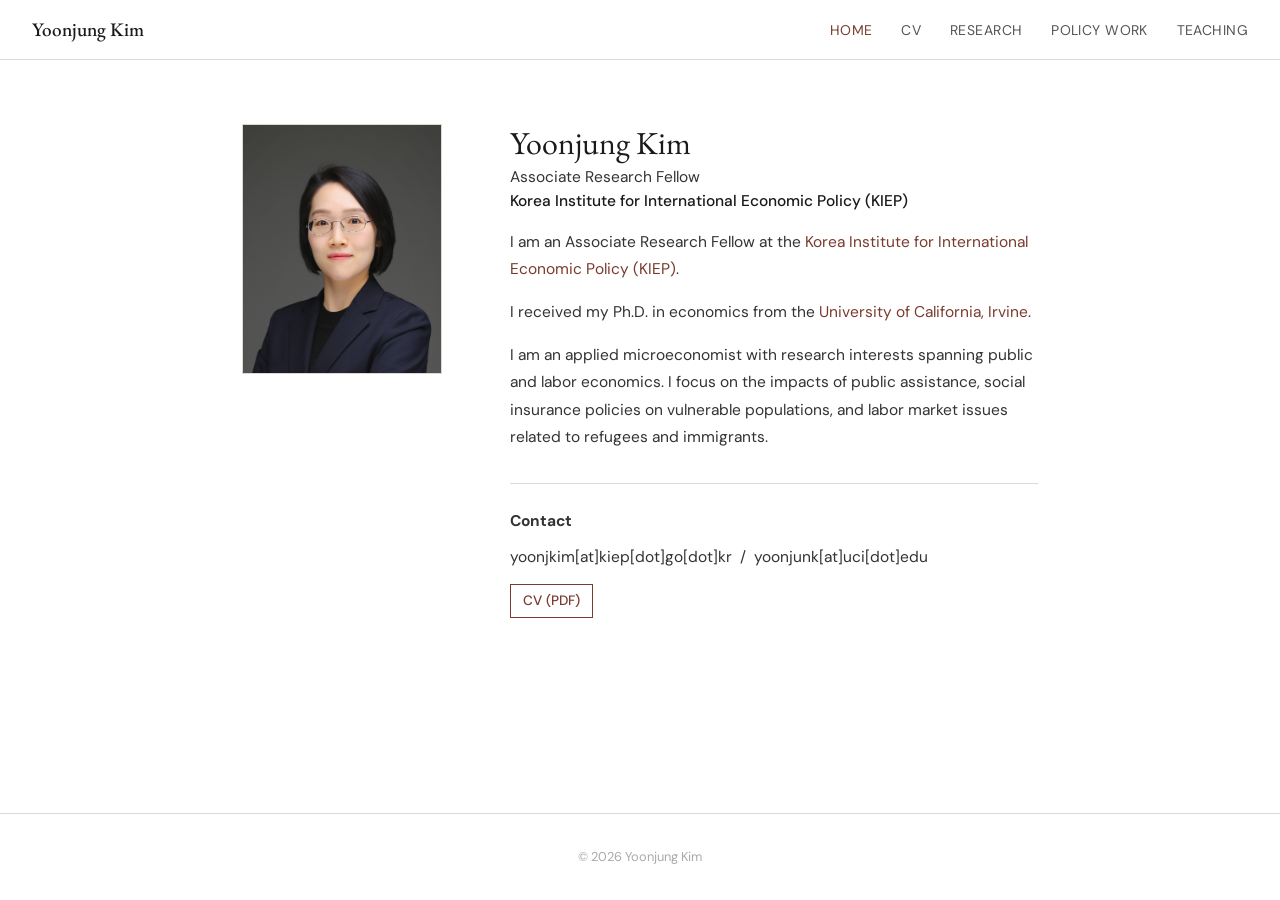
<file: index.html>
<!DOCTYPE html>
<html lang="en">
<head>
  <meta charset="UTF-8" />
  <meta name="viewport" content="width=device-width, initial-scale=1.0"/>

  <!-- ===== SEO ===== -->
  <title>Yoonjung Kim | Economist</title>
  <meta name="description" content="Yoonjung Kim is an applied microeconomist and Associate Research Fellow at KIEP, specializing in public economics, labor economics, refugees, and social insurance policy.">
  <meta name="author" content="Yoonjung Kim">
  <meta name="keywords" content="Yoonjung Kim, economist, KIEP, UC Irvine, public economics, labor economics, refugees, social insurance">
  <link rel="canonical" href="https://yoonjungkim-uci.github.io/">
  <meta property="og:type" content="website">
  <meta property="og:url" content="https://yoonjungkim-uci.github.io/">
  <meta property="og:title" content="Yoonjung Kim | Economist">
  <meta property="og:description" content="Applied microeconomist at KIEP. Research in public economics, labor economics, refugees, and social insurance.">
  <meta name="google-site-verification" content="3T0zN3VPgyV4IkmPZ-qkj1NAaX5sJdLUO13V2A1of04" />

  <!-- ===== Google Analytics ===== -->
  <script async src="https://www.googletagmanager.com/gtag/js?id=G-GC9FPGCD16"></script>
  <script>
    window.dataLayer = window.dataLayer || [];
    function gtag(){dataLayer.push(arguments);}
    gtag('js', new Date());
    gtag('config', 'G-GC9FPGCD16');
  </script>

  <!-- ===== Favicon ===== -->
  <link rel="icon" href="favicon.png">

  <link rel="preconnect" href="https://fonts.googleapis.com">
  <link href="https://fonts.googleapis.com/css2?family=EB+Garamond:ital,wght@0,400;0,500;1,400&family=DM+Sans:wght@300;400;500&display=swap" rel="stylesheet">
  <link rel="stylesheet" href="style.css">
</head>
<body>

  <nav>
    <div class="nav-name"><a href="index.html">Yoonjung Kim</a></div>
    <ul>
      <li><a href="index.html" class="active">Home</a></li>
      <li><a href="cv.html">CV</a></li>
      <li><a href="research.html">Research</a></li>
      <li><a href="policy.html">Policy Work</a></li>
      <li><a href="teaching.html">Teaching</a></li>
    </ul>
    <button class="menu-toggle" aria-label="Toggle menu">&#9776;</button>
  </nav>

  <main class="home-layout">
    <div class="home-photo">
      <img src="Yoonjung_Profile.jpg" alt="Yoonjung Kim" style="width:200px; height:250px; object-fit:cover; display:block; border:1px solid #ddd8d0;">
    </div>

    <div class="home-bio">
      <h1>Yoonjung Kim</h1>
      <p class="title-line">Associate Research Fellow<br>
        <span>Korea Institute for International Economic Policy (KIEP)</span>
      </p>

      <p>
        I am an Associate Research Fellow at the <a href="https://www.kiep.go.kr/eng/" target="_blank">Korea Institute for International Economic Policy (KIEP)</a>.
      </p>
      <p>
        I received my Ph.D. in economics from the <a href="https://www.economics.uci.edu/" target="_blank">University of California, Irvine</a>.
      </p>
      <p>
        I am an applied microeconomist with research interests spanning public and labor economics.
        I focus on the impacts of public assistance, social insurance policies on vulnerable populations,
        and labor market issues related to refugees and immigrants.
      </p>

      <div class="contact-block">
        <p><strong>Contact</strong></p>
        <p>yoonjkim&#91;at&#93;kiep&#91;dot&#93;go&#91;dot&#93;kr &nbsp;/&nbsp; yoonjunk&#91;at&#93;uci&#91;dot&#93;edu</p>
        <div class="links-row">
          <a href="YOONJUNGKIM_CV.pdf" target="_blank">CV (PDF)</a>
        </div>
      </div>
    </div>
  </main>

  <footer>
    <p>&copy; 2026 Yoonjung Kim</p>
  </footer>

  <script src="nav.js"></script>
</body>
</html>
</file>
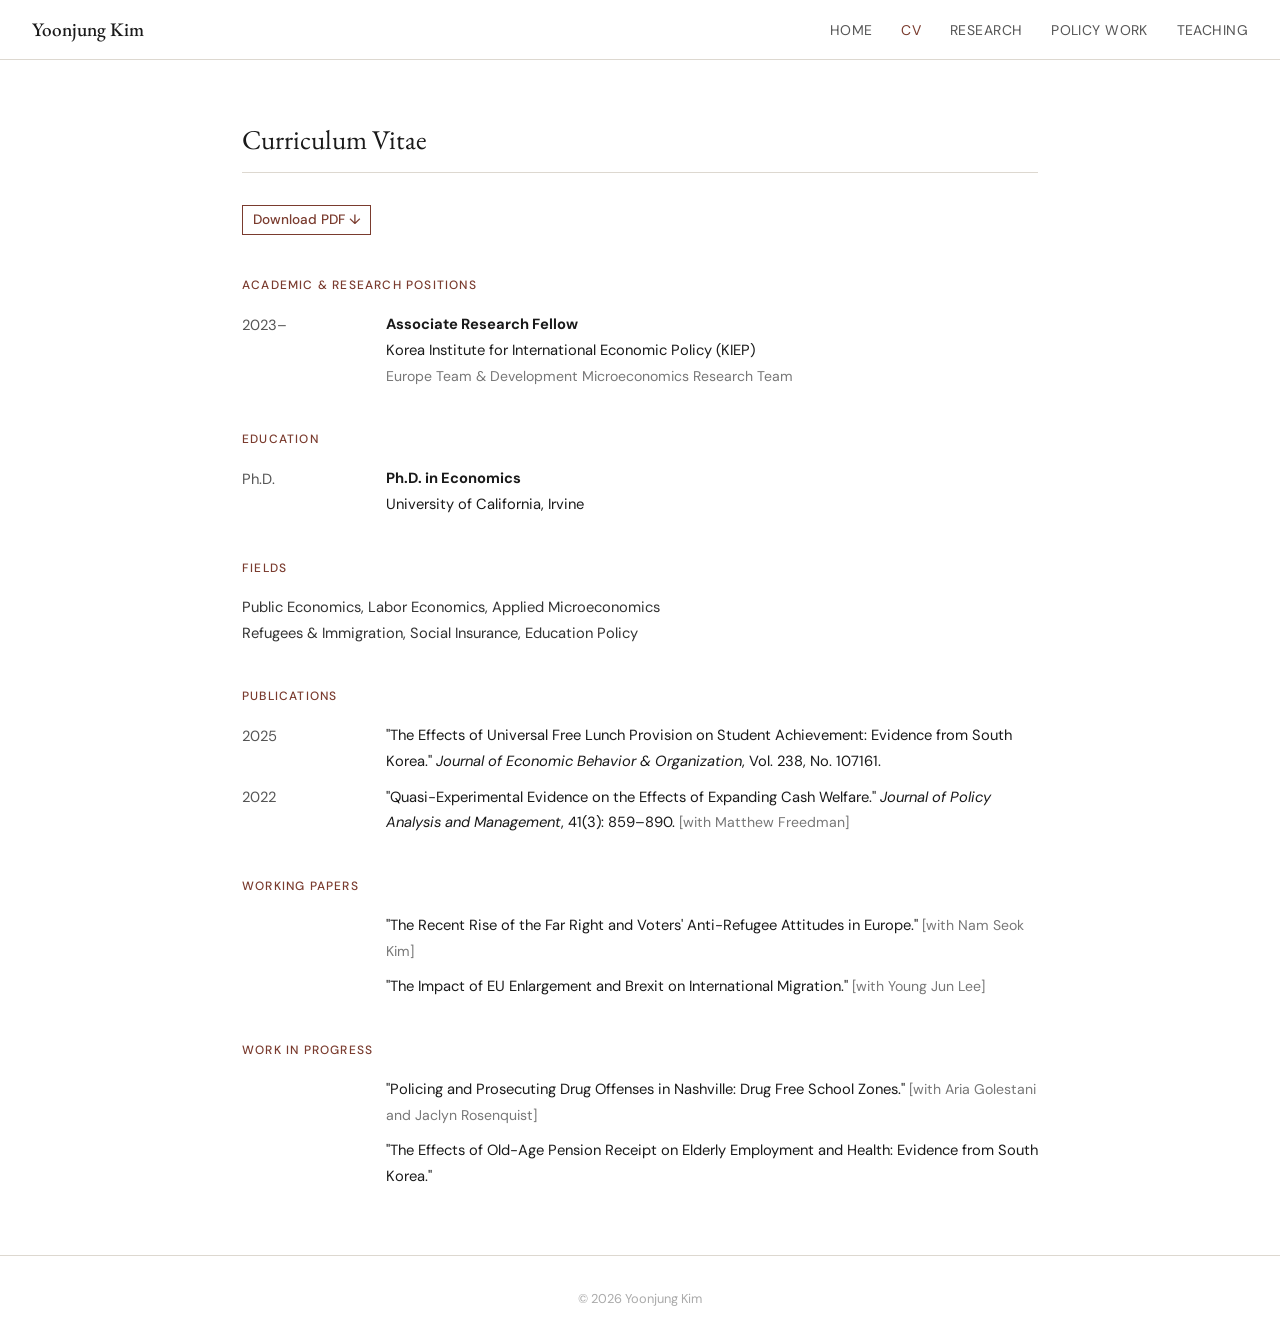
<file: cv.html>
<!DOCTYPE html>
<html lang="en">
<head>
  <meta charset="UTF-8" />
  <meta name="viewport" content="width=device-width, initial-scale=1.0"/>

  <!-- ===== SEO ===== -->
  <title>CV | Yoonjung Kim</title>
  <meta name="description" content="Curriculum Vitae of Yoonjung Kim, applied microeconomist and Associate Research Fellow at KIEP.">
  <meta name="author" content="Yoonjung Kim">
  <link rel="canonical" href="https://yoonjungkim-uci.github.io/cv.html">
  <meta property="og:type" content="website">
  <meta property="og:url" content="https://yoonjungkim-uci.github.io/cv.html">
  <meta property="og:title" content="CV | Yoonjung Kim">
  <meta property="og:description" content="Curriculum Vitae of Yoonjung Kim, applied microeconomist and Associate Research Fellow at KIEP.">
  <meta name="google-site-verification" content="3T0zN3VPgyV4IkmPZ-qkj1NAaX5sJdLUO13V2A1of04" />

  <!-- ===== Google Analytics ===== -->
  <script async src="https://www.googletagmanager.com/gtag/js?id=G-GC9FPGCD16"></script>
  <script>
    window.dataLayer = window.dataLayer || [];
    function gtag(){dataLayer.push(arguments);}
    gtag('js', new Date());
    gtag('config', 'G-GC9FPGCD16');
  </script>

  <!-- ===== Favicon ===== -->
  <link rel="icon" href="favicon.png">

  <link rel="preconnect" href="https://fonts.googleapis.com">
  <link href="https://fonts.googleapis.com/css2?family=EB+Garamond:ital,wght@0,400;0,500;1,400&family=DM+Sans:wght@300;400;500&display=swap" rel="stylesheet">
  <link rel="stylesheet" href="style.css">
</head>
<body>

  <nav>
    <div class="nav-name"><a href="index.html">Yoonjung Kim</a></div>
    <ul>
      <li><a href="index.html">Home</a></li>
      <li><a href="cv.html" class="active">CV</a></li>
      <li><a href="research.html">Research</a></li>
      <li><a href="policy.html">Policy Work</a></li>
      <li><a href="teaching.html">Teaching</a></li>
    </ul>
    <button class="menu-toggle" aria-label="Toggle menu">&#9776;</button>
  </nav>

  <main class="page-content">
    <h2>Curriculum Vitae</h2>

    <p style="margin-bottom:2rem;">
      <a href="YOONJUNGKIM_CV.pdf" target="_blank" class="btn-abstract" style="font-size:0.85rem;">Download PDF ↓</a>
    </p>

    <h3>Academic &amp; Research Positions</h3>

    <div class="cv-block">
      <span class="cv-year">2023–</span>
      <div>
        <strong>Associate Research Fellow</strong><br>
        Korea Institute for International Economic Policy (KIEP)<br>
        <span style="color:#777; font-size:0.88rem;">Europe Team &amp; Development Microeconomics Research Team</span>
      </div>
    </div>

    <h3>Education</h3>

    <div class="cv-block">
      <span class="cv-year">Ph.D.</span>
      <div>
        <strong>Ph.D. in Economics</strong><br>
        University of California, Irvine
      </div>
    </div>

    <h3>Fields</h3>
    <p style="font-size:0.92rem; color:#333; margin-bottom:0.5rem;">
      Public Economics, Labor Economics, Applied Microeconomics<br>
      Refugees &amp; Immigration, Social Insurance, Education Policy
    </p>

    <h3>Publications</h3>

    <div class="cv-block">
      <span class="cv-year">2025</span>
      <div>
        "The Effects of Universal Free Lunch Provision on Student Achievement: Evidence from South Korea."
        <em>Journal of Economic Behavior &amp; Organization</em>, Vol. 238, No. 107161.
      </div>
    </div>

    <div class="cv-block">
      <span class="cv-year">2022</span>
      <div>
        "Quasi-Experimental Evidence on the Effects of Expanding Cash Welfare."
        <em>Journal of Policy Analysis and Management</em>, 41(3): 859–890.
        <span style="color:#777; font-size:0.88rem;">[with Matthew Freedman]</span>
      </div>
    </div>

    <h3>Working Papers</h3>

    <div class="cv-block">
      <span class="cv-year"></span>
      <div>"The Recent Rise of the Far Right and Voters' Anti-Refugee Attitudes in Europe."
        <span style="color:#777; font-size:0.88rem;">[with Nam Seok Kim]</span>
      </div>
    </div>

    <div class="cv-block">
      <span class="cv-year"></span>
      <div>"The Impact of EU Enlargement and Brexit on International Migration."
        <span style="color:#777; font-size:0.88rem;">[with Young Jun Lee]</span>
      </div>
    </div>

    <h3>Work in Progress</h3>

    <div class="cv-block">
      <span class="cv-year"></span>
      <div>"Policing and Prosecuting Drug Offenses in Nashville: Drug Free School Zones."
        <span style="color:#777; font-size:0.88rem;">[with Aria Golestani and Jaclyn Rosenquist]</span>
      </div>
    </div>

    <div class="cv-block">
      <span class="cv-year"></span>
      <div>"The Effects of Old-Age Pension Receipt on Elderly Employment and Health: Evidence from South Korea."</div>
    </div>

  </main>

  <footer>
    <p>&copy; 2026 Yoonjung Kim</p>
  </footer>

  <script src="nav.js"></script>
</body>
</html>
</file>
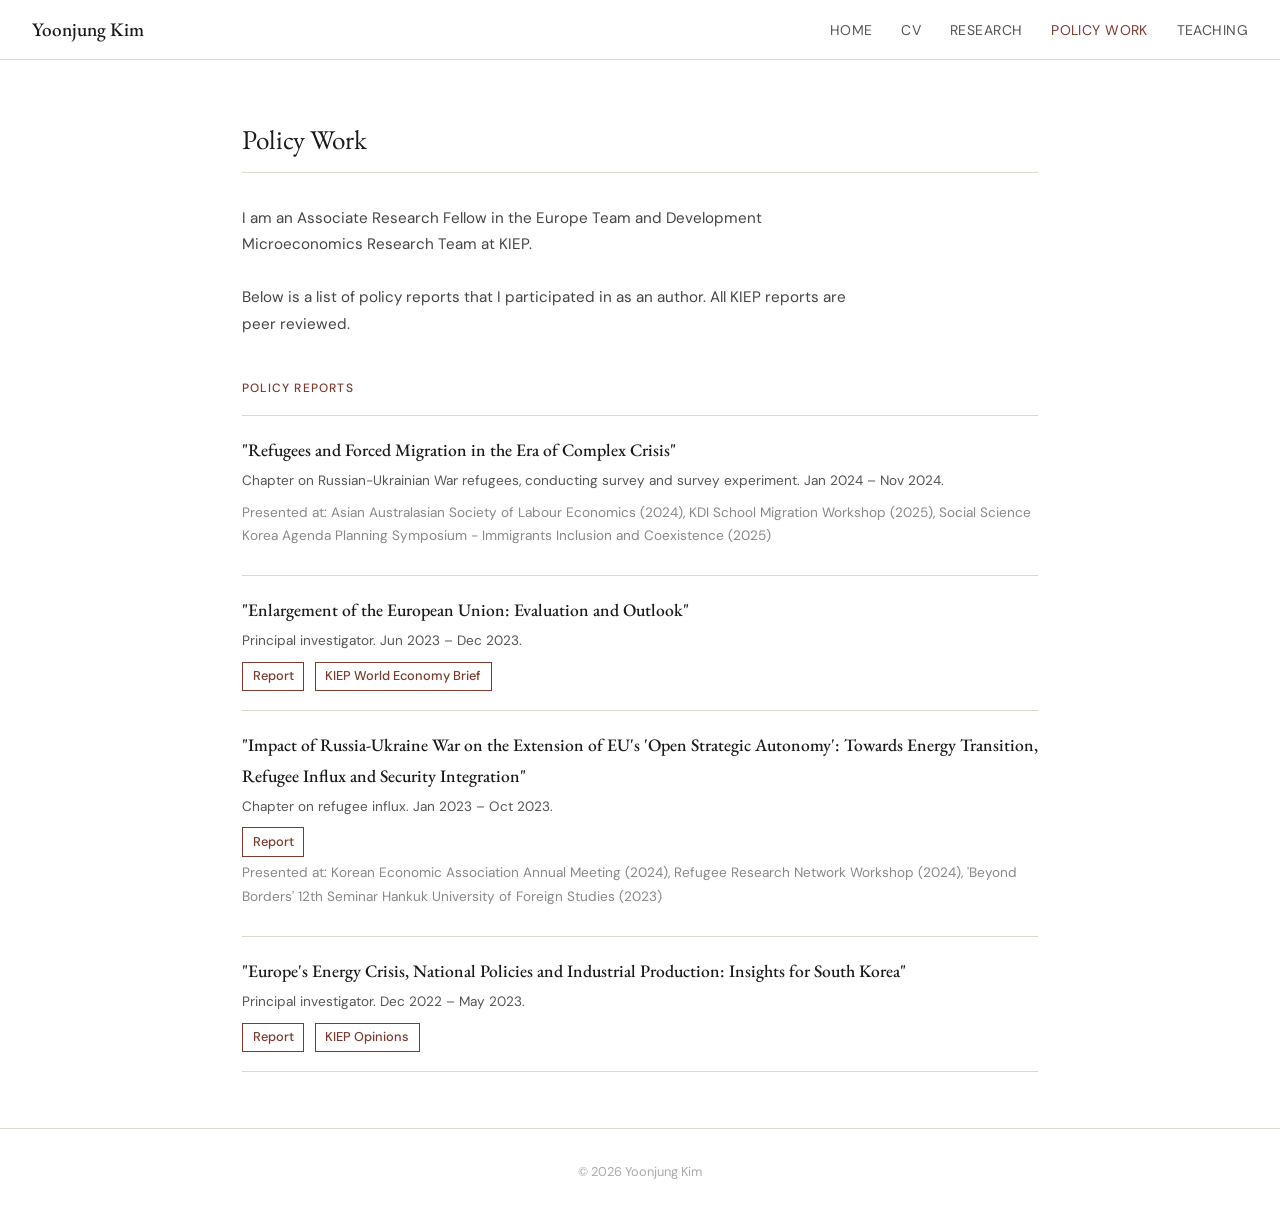
<file: policy.html>
<!DOCTYPE html>
<html lang="en">
<head>
  <meta charset="UTF-8" />
  <meta name="viewport" content="width=device-width, initial-scale=1.0"/>

  <!-- ===== SEO ===== -->
  <title>Policy Work | Yoonjung Kim</title>
  <meta name="description" content="Policy reports and research by Yoonjung Kim at KIEP on EU enlargement, Russia-Ukraine war refugees, and Europe's energy crisis.">
  <meta name="author" content="Yoonjung Kim">
  <link rel="canonical" href="https://yoonjungkim-uci.github.io/policy.html">
  <meta property="og:type" content="website">
  <meta property="og:url" content="https://yoonjungkim-uci.github.io/policy.html">
  <meta property="og:title" content="Policy Work | Yoonjung Kim">
  <meta property="og:description" content="Policy reports and research by Yoonjung Kim at KIEP on EU enlargement, Russia-Ukraine war refugees, and Europe's energy crisis.">
  <meta name="google-site-verification" content="3T0zN3VPgyV4IkmPZ-qkj1NAaX5sJdLUO13V2A1of04" />

  <!-- ===== Google Analytics ===== -->
  <script async src="https://www.googletagmanager.com/gtag/js?id=G-GC9FPGCD16"></script>
  <script>
    window.dataLayer = window.dataLayer || [];
    function gtag(){dataLayer.push(arguments);}
    gtag('js', new Date());
    gtag('config', 'G-GC9FPGCD16');
  </script>

  <!-- ===== Favicon ===== -->
  <link rel="icon" href="favicon.png">

  <link rel="preconnect" href="https://fonts.googleapis.com">
  <link href="https://fonts.googleapis.com/css2?family=EB+Garamond:ital,wght@0,400;0,500;1,400&family=DM+Sans:wght@300;400;500&display=swap" rel="stylesheet">
  <link rel="stylesheet" href="style.css">
</head>
<body>

  <nav>
    <div class="nav-name"><a href="index.html">Yoonjung Kim</a></div>
    <ul>
      <li><a href="index.html">Home</a></li>
      <li><a href="cv.html">CV</a></li>
      <li><a href="research.html">Research</a></li>
      <li><a href="policy.html" class="active">Policy Work</a></li>
      <li><a href="teaching.html">Teaching</a></li>
    </ul>
    <button class="menu-toggle" aria-label="Toggle menu">&#9776;</button>
  </nav>

  <main class="page-content">
    <h2>Policy Work</h2>

    <p style="font-size:0.95rem; color:#444; margin-bottom:2rem; max-width:620px;">
      I am an Associate Research Fellow in the Europe Team and Development Microeconomics Research Team at KIEP.
      <br><br>
      Below is a list of policy reports that I participated in as an author. All KIEP reports are peer reviewed.
    </p>

    <h3>Policy Reports</h3>
    <ul class="paper-list">

      <li class="paper-item">
        <span class="paper-title">"Refugees and Forced Migration in the Era of Complex Crisis"</span>
        <div class="paper-meta">
          Chapter on Russian-Ukrainian War refugees, conducting survey and survey experiment. Jan 2024 – Nov 2024.
        </div>
        <div class="paper-meta" style="color:#888; margin-top:0.3rem;">
          Presented at: Asian Australasian Society of Labour Economics (2024), KDI School Migration Workshop (2025), Social Science Korea Agenda Planning Symposium - Immigrants Inclusion and Coexistence (2025)
        </div>
      </li>

      <li class="paper-item">
        <span class="paper-title">"Enlargement of the European Union: Evaluation and Outlook"</span>
        <div class="paper-meta">Principal investigator. Jun 2023 – Dec 2023.</div>
        <div class="paper-links">
          <a href="https://www.kiep.go.kr/gallery.es?mid=a20303000000&bid=0001&tag=&b_list=10&act=view&list_no=11297&nPage=4&vlist_no_npage=0&keyField=&keyWord=&orderby=&act=view&list_no=11297&cg_code=" target="_blank">Report</a>
          <a href="https://www.kiep.go.kr/gallery.es?mid=a20301000000&bid=0007&act=view&list_no=11533&cg_code=" target="_blank">KIEP World Economy Brief</a>
        </div>
      </li>

      <li class="paper-item">
        <span class="paper-title">"Impact of Russia-Ukraine War on the Extension of EU's 'Open Strategic Autonomy': Towards Energy Transition, Refugee Influx and Security Integration"</span>
        <div class="paper-meta">Chapter on refugee influx. Jan 2023 – Oct 2023.</div>
        <div class="paper-links">
          <a href="https://www.kiep.go.kr/gallery.es?mid=a20303000000&bid=0001&tag=&b_list=10&act=view&list_no=11298&nPage=1&vlist_no_npage=0&keyField=&keyWord=&orderby=&act=view&list_no=11298&cg_code=" target="_blank">Report</a>
        </div>
        <div class="paper-meta" style="color:#888; margin-top:0.3rem;">
          Presented at: Korean Economic Association Annual Meeting (2024), Refugee Research Network Workshop (2024), 'Beyond Borders' 12th Seminar Hankuk University of Foreign Studies (2023)
        </div>
      </li>

      <li class="paper-item">
        <span class="paper-title">"Europe's Energy Crisis, National Policies and Industrial Production: Insights for South Korea"</span>
        <div class="paper-meta">Principal investigator. Dec 2022 – May 2023.</div>
        <div class="paper-links">
          <a href="https://www.kiep.go.kr/gallery.es?mid=a20304000000&bid=0001&tag=&b_list=10&act=view&list_no=10919&nPage=2&vlist_no_npage=0&keyField=&keyWord=&orderby=&act=view&list_no=10919&cg_code=" target="_blank">Report</a>
          <a href="https://www.kiep.go.kr/gallery.es?mid=a20308000000&bid=0008&act=view&list_no=11021&cg_code=" target="_blank">KIEP Opinions</a>
        </div>
      </li>

    </ul>
  </main>

  <footer>
    <p>&copy; 2026 Yoonjung Kim</p>
  </footer>

  <script src="nav.js"></script>
</body>
</html>
</file>
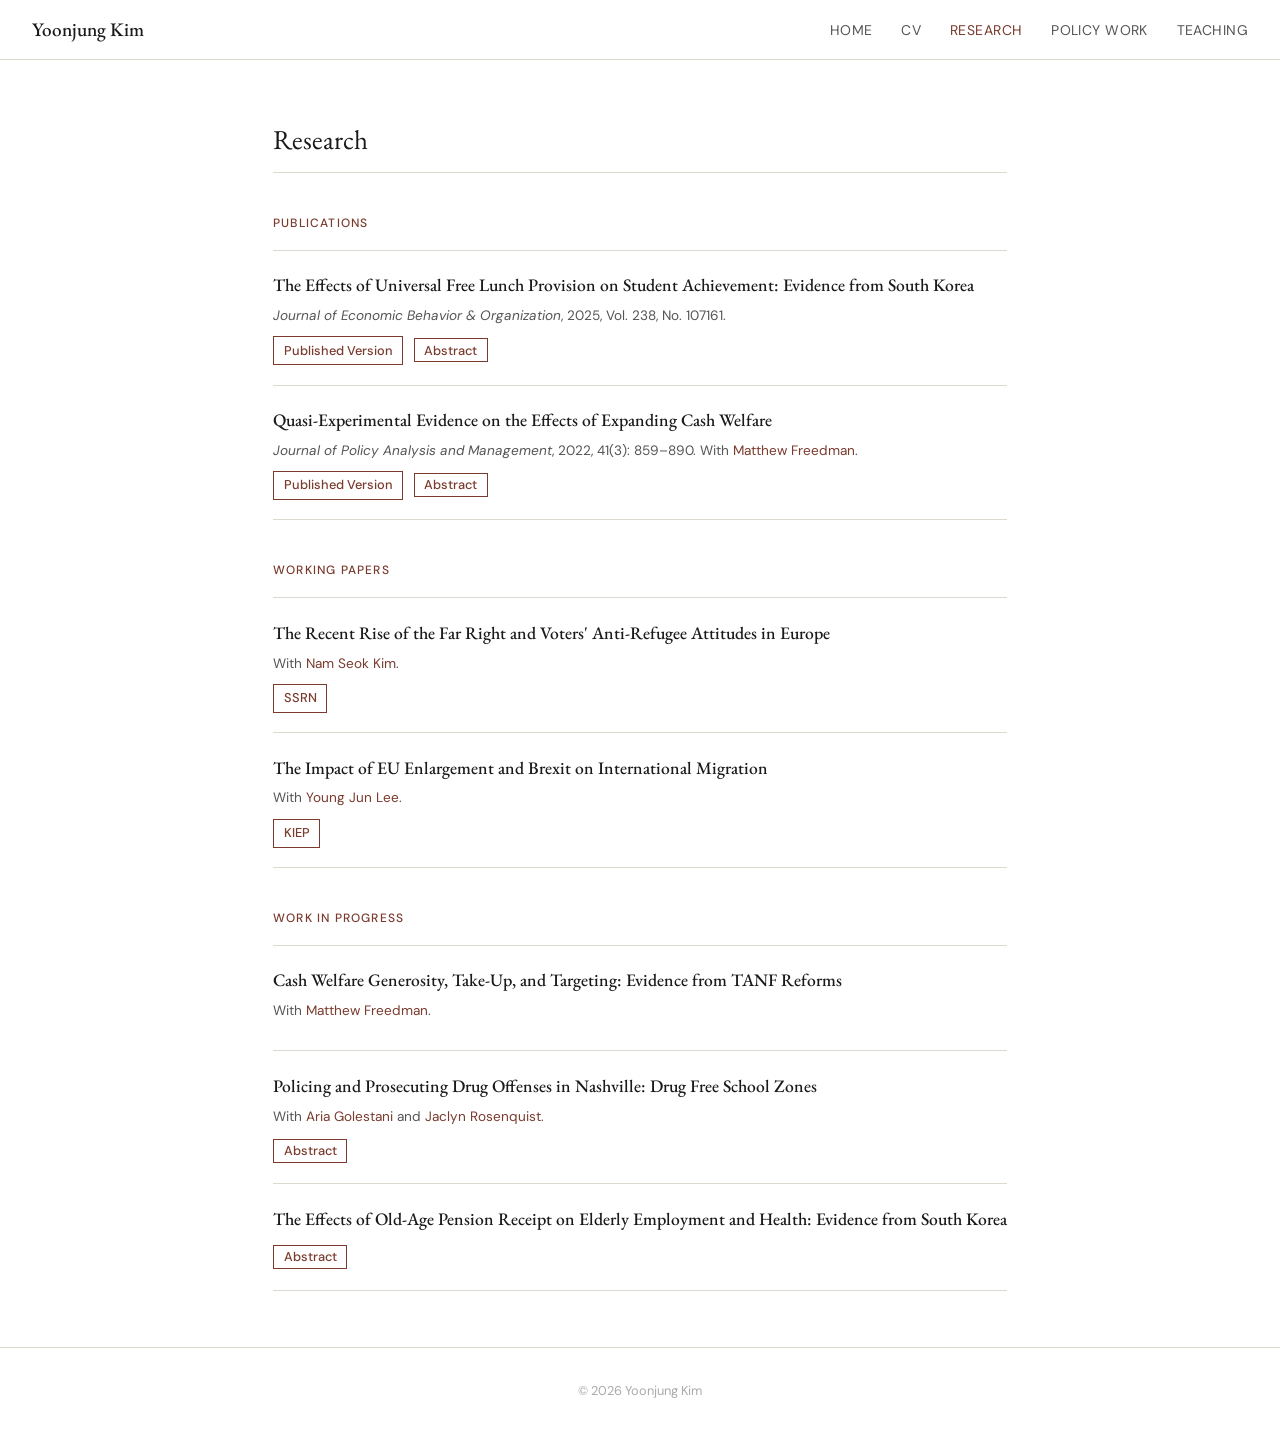
<file: research.html>
<!DOCTYPE html>
<html lang="en">
<head>
  <meta charset="UTF-8" />
  <meta name="viewport" content="width=device-width, initial-scale=1.0"/>

  <!-- ===== SEO ===== -->
  <title>Research | Yoonjung Kim</title>
  <meta name="description" content="Research papers by Yoonjung Kim on public economics, labor economics, social insurance, cash welfare, free lunch programs, refugees, and EU enlargement.">
  <meta name="author" content="Yoonjung Kim">
  <link rel="canonical" href="https://yoonjungkim-uci.github.io/research.html">
  <meta property="og:type" content="website">
  <meta property="og:url" content="https://yoonjungkim-uci.github.io/research.html">
  <meta property="og:title" content="Research | Yoonjung Kim">
  <meta property="og:description" content="Research papers by Yoonjung Kim on public economics, labor economics, social insurance, cash welfare, free lunch programs, refugees, and EU enlargement.">
  <meta name="google-site-verification" content="3T0zN3VPgyV4IkmPZ-qkj1NAaX5sJdLUO13V2A1of04" />

  <!-- ===== Google Analytics ===== -->
  <script async src="https://www.googletagmanager.com/gtag/js?id=G-GC9FPGCD16"></script>
  <script>
    window.dataLayer = window.dataLayer || [];
    function gtag(){dataLayer.push(arguments);}
    gtag('js', new Date());
    gtag('config', 'G-GC9FPGCD16');
  </script>

  <!-- ===== Favicon ===== -->
  <link rel="icon" href="favicon.png">

  <link rel="preconnect" href="https://fonts.googleapis.com">
  <link href="https://fonts.googleapis.com/css2?family=EB+Garamond:ital,wght@0,400;0,500;1,400&family=DM+Sans:wght@300;400;500&display=swap" rel="stylesheet">
  <link rel="stylesheet" href="style.css">
</head>
<body>

  <nav>
    <div class="nav-name"><a href="index.html">Yoonjung Kim</a></div>
    <ul>
      <li><a href="index.html">Home</a></li>
      <li><a href="cv.html">CV</a></li>
      <li><a href="research.html" class="active">Research</a></li>
      <li><a href="policy.html">Policy Work</a></li>
      <li><a href="teaching.html">Teaching</a></li>
    </ul>
    <button class="menu-toggle" aria-label="Toggle menu">&#9776;</button>
  </nav>

  <main class="page-content">
    <h2>Research</h2>

    <h3>Publications</h3>
    <ul class="paper-list">

      <li class="paper-item">
        <span class="paper-title">The Effects of Universal Free Lunch Provision on Student Achievement: Evidence from South Korea</span>
        <div class="paper-meta">
          <em>Journal of Economic Behavior &amp; Organization</em>, 2025, Vol. 238, No. 107161.
        </div>
        <div class="paper-links">
          <a href="https://www.sciencedirect.com/science/article/abs/pii/S016726812500280X" target="_blank">Published Version</a>
          <button class="btn-abstract" onclick="toggleAbstract(this)">Abstract</button>
        </div>
        <div class="paper-abstract">
          This paper examines the impact of the Universal Free Lunch Program (UFLP) on student achievement in South Korea.
          I leverage the staggered rollout of the UFLP across South Korean provinces and employ difference-in-differences
          strategies to estimate the causal effects of the program. Taking advantage of rich school-level data, I find that
          providing a free lunch to all students leads to improvements in academic achievement on average. I also test for
          heterogeneous effects and find that the benefits of the UFLP appear universally across different baseline
          participation rates in the means-tested lunch subsidy. After exploring numerous potential mechanisms, I find
          suggestive evidence that the nutritional channel is effectively absent. Instead, the findings suggest that increased
          household investment in education—evidenced by increased participation in and spending on academic after-school
          programs—is a key pathway underlying the achievement gains. These results suggest that parents redirected the saved
          lunch fees toward educational investment, highlighting the importance of labels attached to public assistance.
        </div>
      </li>

      <li class="paper-item">
        <span class="paper-title">Quasi-Experimental Evidence on the Effects of Expanding Cash Welfare</span>
        <div class="paper-meta">
          <em>Journal of Policy Analysis and Management</em>, 2022, 41(3): 859–890.
          With <a href="https://faculty.sites.uci.edu/freedman/" target="_blank">Matthew Freedman</a>.
        </div>
        <div class="paper-links">
          <a href="https://onlinelibrary.wiley.com/doi/10.1002/pam.22388" target="_blank">Published Version</a>
          <button class="btn-abstract" onclick="toggleAbstract(this)">Abstract</button>
        </div>
        <div class="paper-abstract">
          We study the labor supply and consumption responses to cash assistance delivered through the Temporary Assistance
          to Needy Families (TANF) program in the United States. Exploiting a sharp increase in cash benefit generosity for
          low-income single-parent families in New Hampshire due to a legislative revision to payment calculations, we
          implement difference-in-differences and triple-differences to estimate the impacts of greater benefits on work
          behavior as well as on food expenditures and food security. Our results suggest that more generous cash assistance
          reduces labor supply among likely TANF-eligible individuals. At the same time, greater cash benefits increase
          household food spending and reduce the incidence of food insecurity. Our findings speak to individual and family
          responses to expanded cash assistance in an era in which cash welfare is at historically low levels, is time
          limited, and imposes work requirements.
        </div>
      </li>

    </ul>

    <h3>Working Papers</h3>
    <ul class="paper-list">

      <li class="paper-item">
        <span class="paper-title">The Recent Rise of the Far Right and Voters' Anti-Refugee Attitudes in Europe</span>
        <div class="paper-meta">
          With <a href="https://www.namseokkim.com/home" target="_blank">Nam Seok Kim</a>.
        </div>
        <div class="paper-links">
          <a href="https://papers.ssrn.com/sol3/papers.cfm?abstract_id=5034050" target="_blank">SSRN</a>
        </div>
      </li>

      <li class="paper-item">
        <span class="paper-title">The Impact of EU Enlargement and Brexit on International Migration</span>
        <div class="paper-meta">
          With <a href="https://sites.google.com/view/youngjunlee" target="_blank">Young Jun Lee</a>.
        </div>
        <div class="paper-links">
          <a href="https://www.kiep.go.kr/gallery.es?mid=a20305000000&bid=0001&act=view&list_no=11903&cg_code=" target="_blank">KIEP</a>
        </div>
      </li>

    </ul>

    <h3>Work in Progress</h3>
    <ul class="paper-list">

      <li class="paper-item">
        <span class="paper-title">Cash Welfare Generosity, Take-Up, and Targeting: Evidence from TANF Reforms</span>
        <div class="paper-meta">
          With <a href="https://faculty.sites.uci.edu/freedman/" target="_blank">Matthew Freedman</a>.
        </div>
      </li>

      <li class="paper-item">
        <span class="paper-title">Policing and Prosecuting Drug Offenses in Nashville: Drug Free School Zones</span>
        <div class="paper-meta">
          With <a href="https://ariagolestani.io/" target="_blank">Aria Golestani</a> and
          <a href="https://www.jaclynrosenquist.info/home" target="_blank">Jaclyn Rosenquist</a>.
        </div>
        <div class="paper-links">
          <button class="btn-abstract" onclick="toggleAbstract(this)">Abstract</button>
        </div>
        <div class="paper-abstract">
          Drug free school zones (DFSZs) increase penalties for drug crimes committed near schools or places where children
          gather. In this study, we utilize a unique data set to estimate the causal effect of DFSZ enhancements on court
          sentencing outcomes in Nashville, TN. We exploit the variation of arrestees' location and use the instrumental
          variable two-stage least squares estimator to study the causal effect of being charged with the DFSZ enhancement.
          Our estimates suggest that being charged with the DFSZ enhancement increases the likelihood of an individual being
          found guilty by 11 percentage points and increases the sentence length by roughly 1 year. Notably, we find that
          enhancement charges against eligible offenders are more likely to be applied to Black arrestees than White
          arrestees, leading to lasting impacts across races in sentencing outcomes.
          <br><br>
          <em>Presented at: Urban Economics Association 15th North American Meeting (2021)</em>
        </div>
      </li>

      <li class="paper-item">
        <span class="paper-title">The Effects of Old-Age Pension Receipt on Elderly Employment and Health: Evidence from South Korea</span>
        <div class="paper-links">
          <button class="btn-abstract" onclick="toggleAbstract(this)">Abstract</button>
        </div>
        <div class="paper-abstract">
          Public old-age pensions are an important component of the social safety net in many countries. The objective of
          this paper is to estimate the causal effect of pension receipt on employment and health by exploiting exogenous
          changes in the full retirement age under South Korea's public pension system. South Korea is experiencing one of
          the most rapid and severe aging society problems, which makes it a good example for studying this issue. When I
          account for the endogeneity of employment and health with respect to pension receipt, I find that receiving a
          pension decreases employment and improves self-reported health.
          <br><br>
          <em>Presented at: APPAM Fall Research Conference (2020), Southern Economic Association 90th Annual Meeting (2020)</em>
        </div>
      </li>

    </ul>

  </main>

  <footer>
    <p>&copy; 2026 Yoonjung Kim</p>
  </footer>

  <script src="nav.js"></script>
  <script>
    function toggleAbstract(btn) {
      const abstract = btn.closest('.paper-item').querySelector('.paper-abstract');
      abstract.classList.toggle('open');
      btn.textContent = abstract.classList.contains('open') ? 'Hide Abstract' : 'Abstract';
    }
  </script>
</body>
</html>
</file>
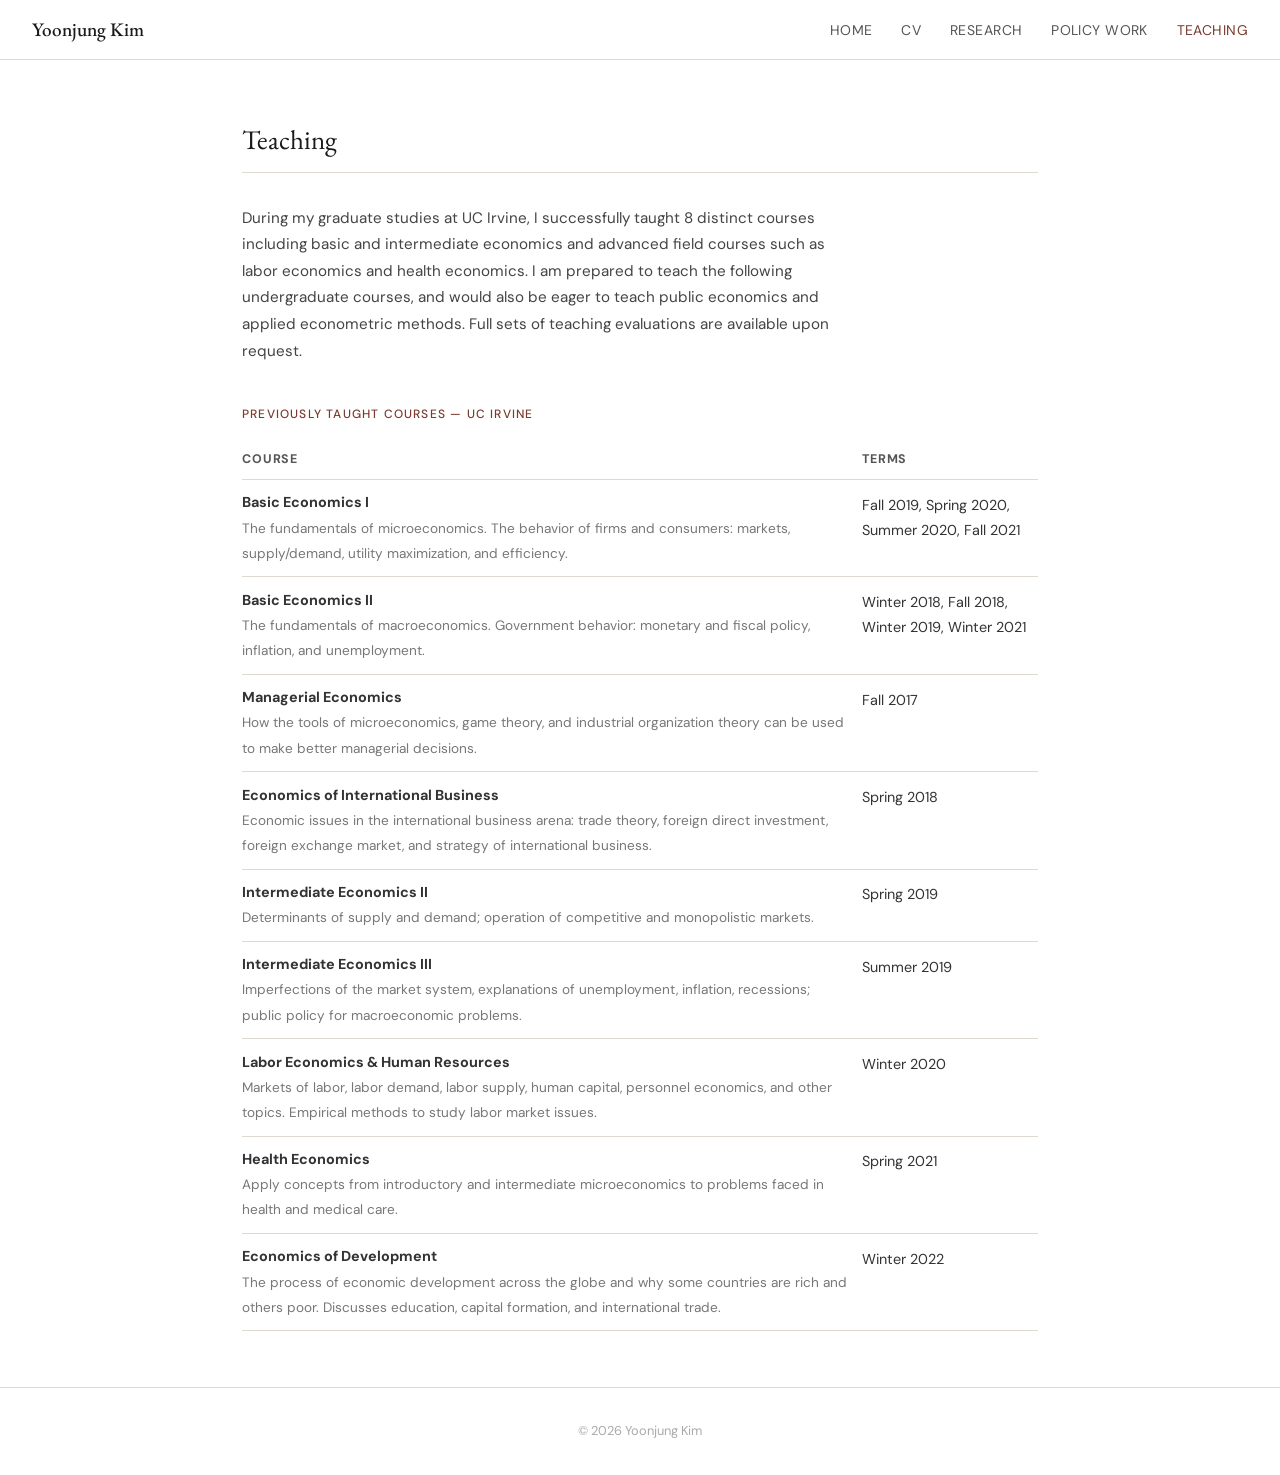
<file: teaching.html>
<!DOCTYPE html>
<html lang="en">
<head>
  <meta charset="UTF-8" />
  <meta name="viewport" content="width=device-width, initial-scale=1.0"/>

  <!-- ===== SEO ===== -->
  <title>Teaching | Yoonjung Kim</title>
  <meta name="description" content="Teaching experience of Yoonjung Kim — labor economics, health economics, public economics, and microeconomics at UC Irvine.">
  <meta name="author" content="Yoonjung Kim">
  <link rel="canonical" href="https://yoonjungkim-uci.github.io/teaching.html">
  <meta property="og:type" content="website">
  <meta property="og:url" content="https://yoonjungkim-uci.github.io/teaching.html">
  <meta property="og:title" content="Teaching | Yoonjung Kim">
  <meta property="og:description" content="Teaching experience of Yoonjung Kim — labor economics, health economics, public economics, and microeconomics at UC Irvine.">
  <meta name="google-site-verification" content="3T0zN3VPgyV4IkmPZ-qkj1NAaX5sJdLUO13V2A1of04" />

  <!-- ===== Google Analytics ===== -->
  <script async src="https://www.googletagmanager.com/gtag/js?id=G-GC9FPGCD16"></script>
  <script>
    window.dataLayer = window.dataLayer || [];
    function gtag(){dataLayer.push(arguments);}
    gtag('js', new Date());
    gtag('config', 'G-GC9FPGCD16');
  </script>

  <!-- ===== Favicon ===== -->
  <link rel="icon" href="favicon.png">

  <link rel="preconnect" href="https://fonts.googleapis.com">
  <link href="https://fonts.googleapis.com/css2?family=EB+Garamond:ital,wght@0,400;0,500;1,400&family=DM+Sans:wght@300;400;500&display=swap" rel="stylesheet">
  <link rel="stylesheet" href="style.css">
</head>
<body>

  <nav>
    <div class="nav-name"><a href="index.html">Yoonjung Kim</a></div>
    <ul>
      <li><a href="index.html">Home</a></li>
      <li><a href="cv.html">CV</a></li>
      <li><a href="research.html">Research</a></li>
      <li><a href="policy.html">Policy Work</a></li>
      <li><a href="teaching.html" class="active">Teaching</a></li>
    </ul>
    <button class="menu-toggle" aria-label="Toggle menu">&#9776;</button>
  </nav>

  <main class="page-content">
    <h2>Teaching</h2>

    <p style="font-size:0.95rem; color:#444; margin-bottom:2rem; max-width:620px;">
      During my graduate studies at UC Irvine, I successfully taught 8 distinct courses including
      basic and intermediate economics and advanced field courses such as labor economics and health economics.
      I am prepared to teach the following undergraduate courses, and would also be eager to teach
      public economics and applied econometric methods.
      Full sets of teaching evaluations are available upon request.
    </p>

    <h3>Previously Taught Courses — UC Irvine</h3>

    <table class="teaching-table">
      <thead>
        <tr>
          <th>Course</th>
          <th>Terms</th>
        </tr>
      </thead>
      <tbody>
        <tr>
          <td>
            <strong>Basic Economics I</strong><br>
            <span style="color:#777; font-size:0.85rem;">The fundamentals of microeconomics. The behavior of firms and consumers: markets, supply/demand, utility maximization, and efficiency.</span>
          </td>
          <td style="white-space:nowrap; vertical-align:top; padding-top:0.8rem;">Fall 2019, Spring 2020,<br>Summer 2020, Fall 2021</td>
        </tr>
        <tr>
          <td>
            <strong>Basic Economics II</strong><br>
            <span style="color:#777; font-size:0.85rem;">The fundamentals of macroeconomics. Government behavior: monetary and fiscal policy, inflation, and unemployment.</span>
          </td>
          <td style="white-space:nowrap; vertical-align:top; padding-top:0.8rem;">Winter 2018, Fall 2018,<br>Winter 2019, Winter 2021</td>
        </tr>
        <tr>
          <td>
            <strong>Managerial Economics</strong><br>
            <span style="color:#777; font-size:0.85rem;">How the tools of microeconomics, game theory, and industrial organization theory can be used to make better managerial decisions.</span>
          </td>
          <td style="vertical-align:top; padding-top:0.8rem;">Fall 2017</td>
        </tr>
        <tr>
          <td>
            <strong>Economics of International Business</strong><br>
            <span style="color:#777; font-size:0.85rem;">Economic issues in the international business arena: trade theory, foreign direct investment, foreign exchange market, and strategy of international business.</span>
          </td>
          <td style="vertical-align:top; padding-top:0.8rem;">Spring 2018</td>
        </tr>
        <tr>
          <td>
            <strong>Intermediate Economics II</strong><br>
            <span style="color:#777; font-size:0.85rem;">Determinants of supply and demand; operation of competitive and monopolistic markets.</span>
          </td>
          <td style="vertical-align:top; padding-top:0.8rem;">Spring 2019</td>
        </tr>
        <tr>
          <td>
            <strong>Intermediate Economics III</strong><br>
            <span style="color:#777; font-size:0.85rem;">Imperfections of the market system, explanations of unemployment, inflation, recessions; public policy for macroeconomic problems.</span>
          </td>
          <td style="vertical-align:top; padding-top:0.8rem;">Summer 2019</td>
        </tr>
        <tr>
          <td>
            <strong>Labor Economics &amp; Human Resources</strong><br>
            <span style="color:#777; font-size:0.85rem;">Markets of labor, labor demand, labor supply, human capital, personnel economics, and other topics. Empirical methods to study labor market issues.</span>
          </td>
          <td style="vertical-align:top; padding-top:0.8rem;">Winter 2020</td>
        </tr>
        <tr>
          <td>
            <strong>Health Economics</strong><br>
            <span style="color:#777; font-size:0.85rem;">Apply concepts from introductory and intermediate microeconomics to problems faced in health and medical care.</span>
          </td>
          <td style="vertical-align:top; padding-top:0.8rem;">Spring 2021</td>
        </tr>
        <tr>
          <td>
            <strong>Economics of Development</strong><br>
            <span style="color:#777; font-size:0.85rem;">The process of economic development across the globe and why some countries are rich and others poor. Discusses education, capital formation, and international trade.</span>
          </td>
          <td style="vertical-align:top; padding-top:0.8rem;">Winter 2022</td>
        </tr>
      </tbody>
    </table>

  </main>

  <footer>
    <p>&copy; 2026 Yoonjung Kim</p>
  </footer>

  <script src="nav.js"></script>
</body>
</html>
</file>
<file: style.css>
/* =============================================
   ROOT & RESET
   ============================================= */
:root {
  --ink:       #1a1a1a;
  --muted:     #555;
  --light:     #f5f3ee;
  --white:     #ffffff;
  --accent:    #7a3b2e;       /* deep terracotta — swap freely */
  --border:    #ddd8d0;
  --nav-h:     60px;
  --max-w:     860px;
  --font-serif: 'EB Garamond', Georgia, serif;
  --font-sans:  'DM Sans', sans-serif;
}

*, *::before, *::after { box-sizing: border-box; margin: 0; padding: 0; }

html { scroll-behavior: smooth; }

body {
  font-family: var(--font-sans);
  font-size: 16px;
  line-height: 1.75;
  color: var(--ink);
  background: var(--white);
  min-height: 100vh;
  display: flex;
  flex-direction: column;
}

a { color: var(--accent); text-decoration: none; }
a:hover { text-decoration: underline; }

/* =============================================
   NAV
   ============================================= */
nav {
  position: sticky;
  top: 0;
  z-index: 100;
  height: var(--nav-h);
  background: var(--white);
  border-bottom: 1px solid var(--border);
  display: flex;
  align-items: center;
  justify-content: space-between;
  padding: 0 2rem;
  gap: 1rem;
}

.nav-name a {
  font-family: var(--font-serif);
  font-size: 1.2rem;
  color: var(--ink);
  font-weight: 500;
  white-space: nowrap;
}

nav ul {
  list-style: none;
  display: flex;
  gap: 1.8rem;
}

nav ul a {
  font-size: 0.875rem;
  font-weight: 400;
  letter-spacing: 0.03em;
  color: var(--muted);
  text-transform: uppercase;
  transition: color 0.15s;
}

nav ul a:hover,
nav ul a.active {
  color: var(--accent);
  text-decoration: none;
}

.menu-toggle {
  display: none;
  background: none;
  border: none;
  font-size: 1.4rem;
  cursor: pointer;
  color: var(--ink);
}

/* =============================================
   HOME LAYOUT
   ============================================= */
.home-layout {
  max-width: var(--max-w);
  margin: 4rem auto;
  padding: 0 2rem;
  display: grid;
  grid-template-columns: 220px 1fr;
  gap: 3rem;
  align-items: start;
  flex: 1;
}

.photo-placeholder {
  width: 200px;
  height: 250px;
  background: var(--light);
  border: 1px solid var(--border);
  display: flex;
  align-items: center;
  justify-content: center;
  color: var(--muted);
  font-size: 0.85rem;
  font-family: var(--font-sans);
}

/* replace placeholder with real image: */
/* .home-photo img { width: 200px; display: block; border: 1px solid var(--border); } */

.home-bio h1 {
  font-family: var(--font-serif);
  font-size: 2rem;
  font-weight: 400;
  margin-bottom: 0.25rem;
  line-height: 1.2;
}

.title-line {
  color: var(--muted);
  font-size: 0.95rem;
  margin-bottom: 1.5rem;
  line-height: 1.5;
}

.title-line span { color: var(--ink); font-weight: 500; }

.home-bio p {
  margin-bottom: 1rem;
  font-size: 0.97rem;
  color: #333;
}

.contact-block {
  margin-top: 2rem;
  padding-top: 1.5rem;
  border-top: 1px solid var(--border);
  font-size: 0.9rem;
  color: #444;
  line-height: 1.8;
}

.contact-block p { margin-bottom: 0.5rem; }

.links-row {
  display: flex;
  flex-wrap: wrap;
  gap: 1rem;
  margin-top: 0.75rem;
}

.links-row a {
  font-size: 0.85rem;
  font-weight: 500;
  color: var(--accent);
  border: 1px solid var(--accent);
  padding: 0.25rem 0.75rem;
  transition: background 0.15s, color 0.15s;
}

.links-row a:hover {
  background: var(--accent);
  color: var(--white);
  text-decoration: none;
}

/* =============================================
   INNER PAGES (CV / Research / Policy / Teaching)
   ============================================= */
.page-content {
  max-width: var(--max-w);
  margin: 3.5rem auto;
  padding: 0 2rem;
  flex: 1;
}

.page-content h2 {
  font-family: var(--font-serif);
  font-size: 1.7rem;
  font-weight: 400;
  margin-bottom: 2rem;
  padding-bottom: 0.5rem;
  border-bottom: 1px solid var(--border);
}

/* Section headers inside pages */
.page-content h3 {
  font-family: var(--font-sans);
  font-size: 0.75rem;
  font-weight: 500;
  letter-spacing: 0.1em;
  text-transform: uppercase;
  color: var(--accent);
  margin: 2.5rem 0 1rem;
}

/* ---- Paper / Item cards ---- */
.paper-list { list-style: none; }

.paper-item {
  padding: 1.2rem 0;
  border-bottom: 1px solid var(--border);
}

.paper-item:first-child { border-top: 1px solid var(--border); }

.paper-title {
  font-family: var(--font-serif);
  font-size: 1.1rem;
  font-weight: 500;
  color: var(--ink);
  display: block;
  margin-bottom: 0.2rem;
}

.paper-meta {
  font-size: 0.85rem;
  color: var(--muted);
  margin-bottom: 0.5rem;
}

.paper-abstract {
  font-size: 0.88rem;
  color: #444;
  margin-top: 0.5rem;
  display: none;
}

.paper-abstract.open { display: block; }

.paper-links { margin-top: 0.5rem; }

.paper-links a, .btn-abstract {
  font-size: 0.8rem;
  font-weight: 500;
  color: var(--accent);
  border: 1px solid var(--accent);
  padding: 0.15rem 0.6rem;
  margin-right: 0.4rem;
  cursor: pointer;
  background: none;
  font-family: var(--font-sans);
  transition: background 0.15s, color 0.15s;
  display: inline-block;
}

.paper-links a:hover, .btn-abstract:hover {
  background: var(--accent);
  color: var(--white);
  text-decoration: none;
}

/* ---- CV table style ---- */
.cv-block {
  display: grid;
  grid-template-columns: 120px 1fr;
  gap: 0.3rem 1.5rem;
  margin-bottom: 0.6rem;
  font-size: 0.92rem;
}

.cv-year { color: var(--muted); padding-top: 0.05rem; }

/* ---- Teaching table ---- */
.teaching-table {
  width: 100%;
  border-collapse: collapse;
  font-size: 0.9rem;
  margin-top: 0.5rem;
}

.teaching-table th {
  text-align: left;
  border-bottom: 1px solid var(--border);
  padding: 0.5rem 0.75rem 0.5rem 0;
  font-size: 0.78rem;
  text-transform: uppercase;
  letter-spacing: 0.07em;
  color: var(--muted);
}

.teaching-table td {
  padding: 0.65rem 0.75rem 0.65rem 0;
  border-bottom: 1px solid var(--border);
  color: #333;
}

/* ---- Footer ---- */
footer {
  text-align: center;
  font-size: 0.8rem;
  color: #aaa;
  padding: 2rem;
  border-top: 1px solid var(--border);
  margin-top: auto;
}

/* =============================================
   RESPONSIVE
   ============================================= */
@media (max-width: 680px) {
  .home-layout {
    grid-template-columns: 1fr;
    margin: 2rem auto;
  }

  .photo-placeholder { width: 140px; height: 170px; }

  nav ul { display: none; flex-direction: column; position: absolute;
    top: var(--nav-h); left: 0; right: 0; background: var(--white);
    border-bottom: 1px solid var(--border); padding: 1rem 2rem; gap: 0.75rem; }
  nav ul.open { display: flex; }
  .menu-toggle { display: block; }

  .cv-block { grid-template-columns: 80px 1fr; }
}
</file>
